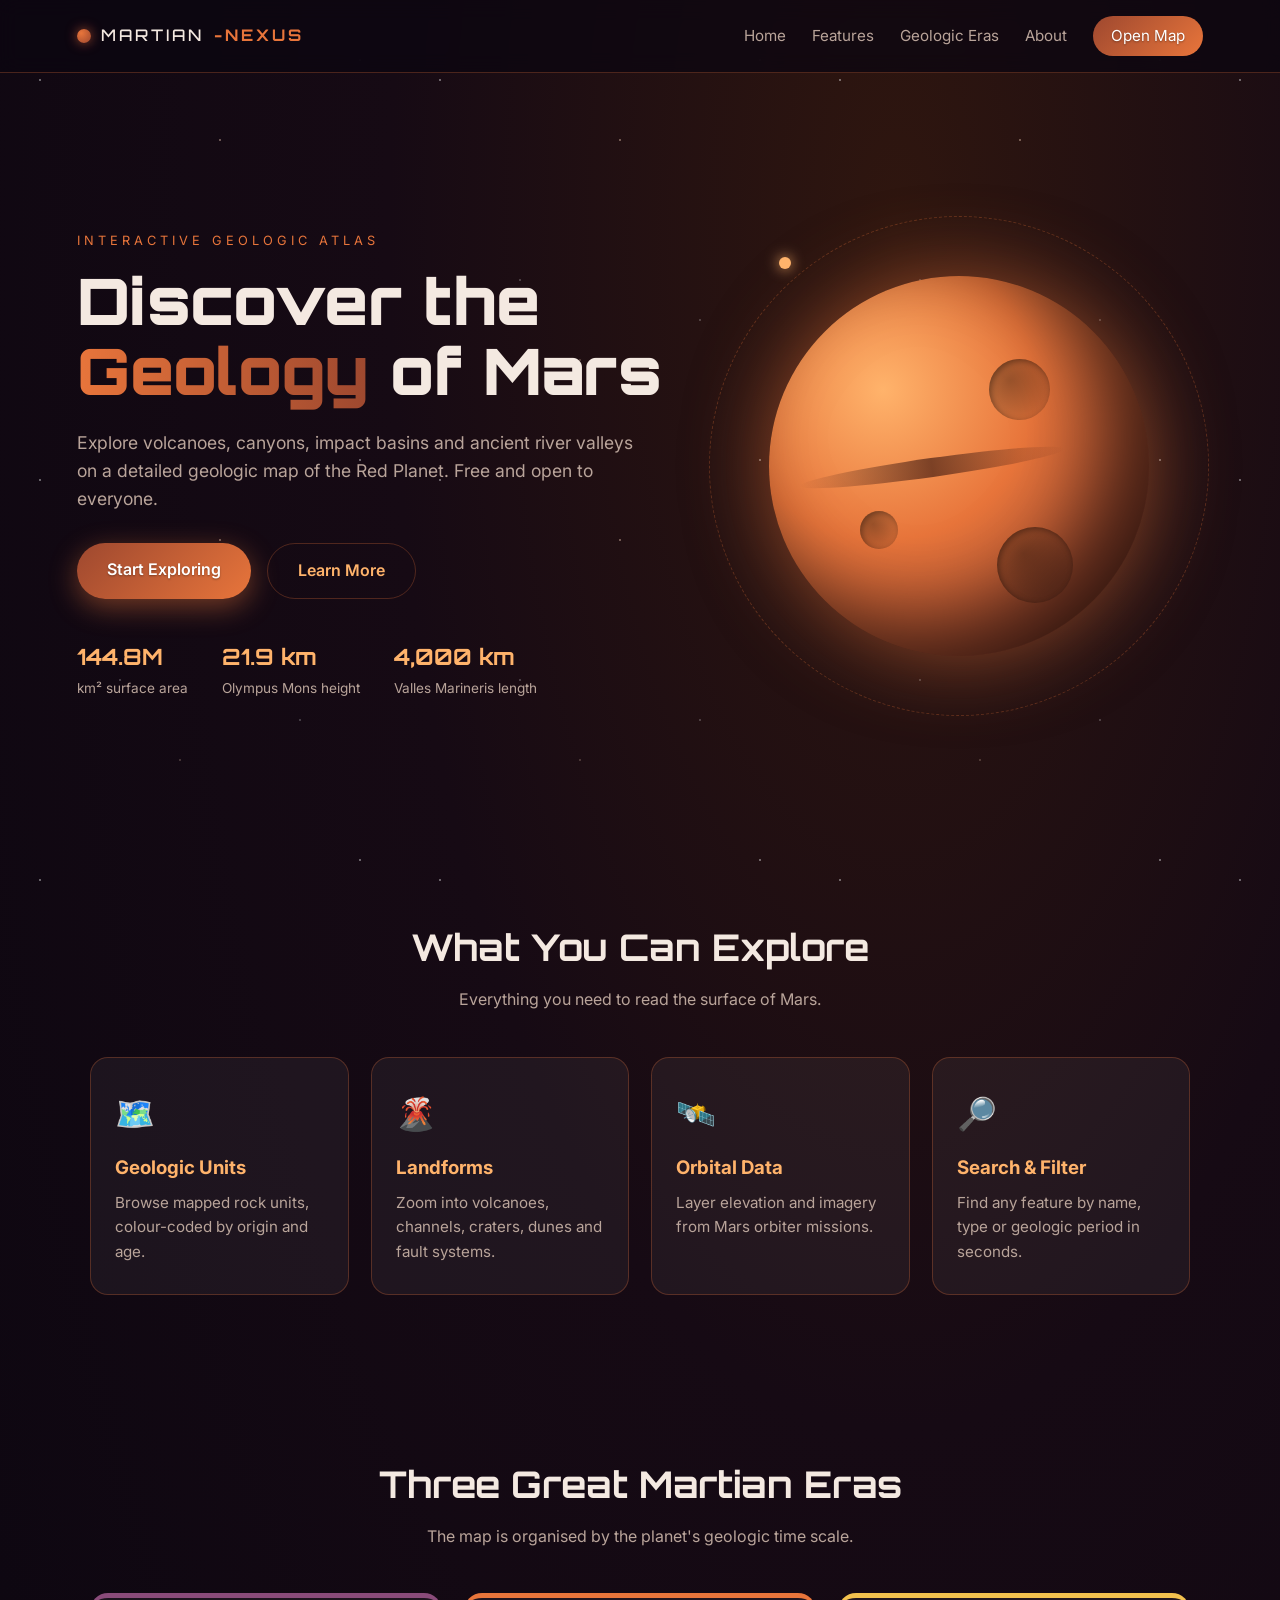
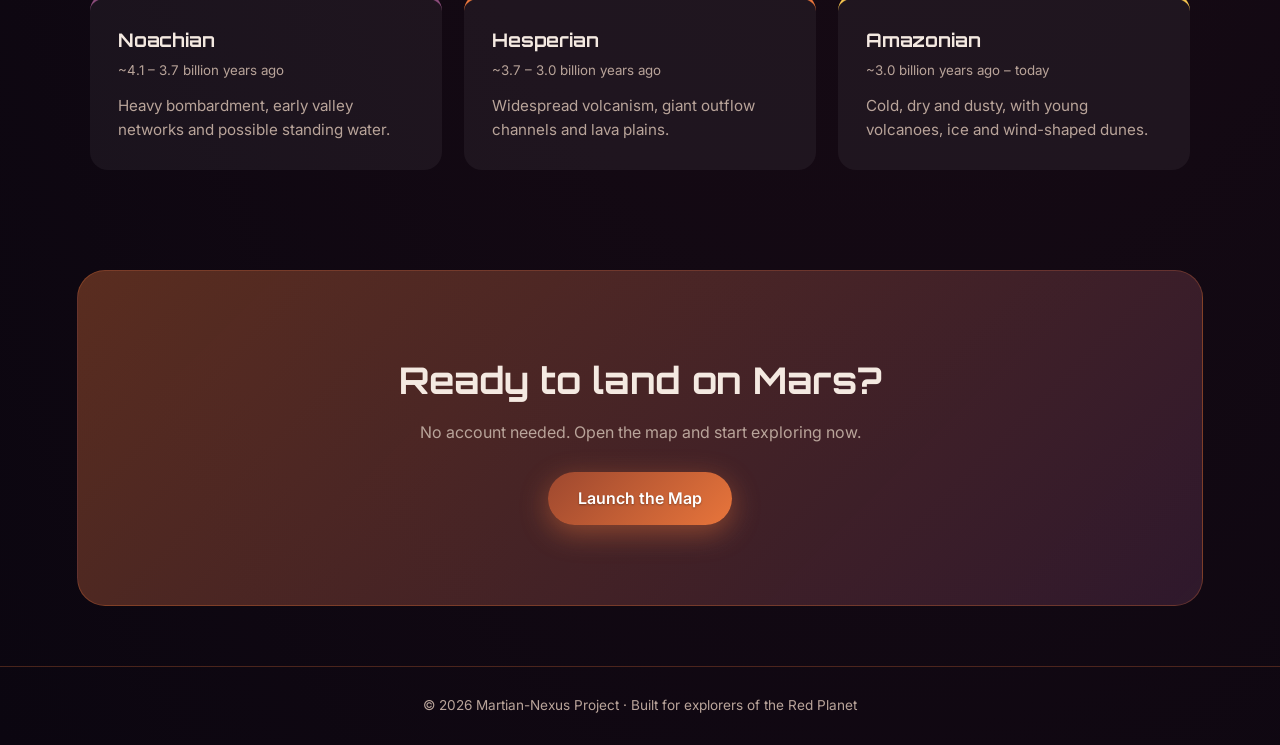
<file: index.html>
<!DOCTYPE html>
<html lang="en">
<head>
  <meta charset="UTF-8">
  <meta name="viewport" content="width=device-width, initial-scale=1">
  <title>Martian-Nexus | Explore the Red Planet</title>
  <meta name="description" content="An interactive geologic map of Mars: explore volcanoes, canyons, craters and ancient terrains.">
  <link rel="preconnect" href="https://fonts.googleapis.com">
  <link rel="preconnect" href="https://fonts.gstatic.com" crossorigin>
  <link href="https://fonts.googleapis.com/css2?family=Orbitron:wght@500;700;900&family=Inter:wght@300;400;600&display=swap" rel="stylesheet">
  <link rel="stylesheet" href="style.css">
</head>
<body>
  <div class="stars"></div>

  <header class="navbar">
    <a href="#home" class="logo"><span class="logo-dot"></span>MARTIAN<strong>-NEXUS</strong></a>
    <nav>
      <a href="#home">Home</a>
      <a href="#features">Features</a>
      <a href="#eras">Geologic Eras</a>
      <a href="#about">About</a>
      <a href="map.html" class="nav-btn">Open Map</a>
    </nav>
  </header>

  <main>
    <!-- HERO -->
    <section class="hero" id="home">
      <div class="hero-text">
        <p class="eyebrow">Interactive Geologic Atlas</p>
        <h1>Discover the <span>Geology</span> of Mars</h1>
        <p class="lead">
          Explore volcanoes, canyons, impact basins and ancient river valleys
          on a detailed geologic map of the Red Planet. Free and open to everyone.
        </p>
        <div class="hero-buttons">
          <a href="map.html" class="btn btn-primary">Start Exploring</a>
          <a href="#features" class="btn btn-ghost">Learn More</a>
        </div>
        <ul class="stats">
          <li><strong>144.8M</strong><span>km² surface area</span></li>
          <li><strong>21.9 km</strong><span>Olympus Mons height</span></li>
          <li><strong>4,000 km</strong><span>Valles Marineris length</span></li>
        </ul>
      </div>

      <div class="hero-visual">
        <div class="planet">
          <span class="crater c1"></span>
          <span class="crater c2"></span>
          <span class="crater c3"></span>
          <span class="canyon"></span>
        </div>
        <div class="orbit"></div>
      </div>
    </section>

    <!-- FEATURES -->
    <section class="section" id="features">
      <h2>What You Can Explore</h2>
      <p class="section-sub">Everything you need to read the surface of Mars.</p>
      <div class="cards">
        <article class="card">
          <div class="icon">🗺️</div>
          <h3>Geologic Units</h3>
          <p>Browse mapped rock units, colour-coded by origin and age.</p>
        </article>
        <article class="card">
          <div class="icon">🌋</div>
          <h3>Landforms</h3>
          <p>Zoom into volcanoes, channels, craters, dunes and fault systems.</p>
        </article>
        <article class="card">
          <div class="icon">🛰️</div>
          <h3>Orbital Data</h3>
          <p>Layer elevation and imagery from Mars orbiter missions.</p>
        </article>
        <article class="card">
          <div class="icon">🔎</div>
          <h3>Search &amp; Filter</h3>
          <p>Find any feature by name, type or geologic period in seconds.</p>
        </article>
      </div>
    </section>

    <!-- ERAS -->
    <section class="section" id="eras">
      <h2>Three Great Martian Eras</h2>
      <p class="section-sub">The map is organised by the planet's geologic time scale.</p>
      <div class="timeline">
        <div class="era noachian">
          <h3>Noachian</h3>
          <small>~4.1 – 3.7 billion years ago</small>
          <p>Heavy bombardment, early valley networks and possible standing water.</p>
        </div>
        <div class="era hesperian">
          <h3>Hesperian</h3>
          <small>~3.7 – 3.0 billion years ago</small>
          <p>Widespread volcanism, giant outflow channels and lava plains.</p>
        </div>
        <div class="era amazonian">
          <h3>Amazonian</h3>
          <small>~3.0 billion years ago – today</small>
          <p>Cold, dry and dusty, with young volcanoes, ice and wind-shaped dunes.</p>
        </div>
      </div>
    </section>

    <!-- CTA -->
    <section class="section cta" id="about">
      <h2>Ready to land on Mars?</h2>
      <p>No account needed. Open the map and start exploring now.</p>
      <a href="map.html" class="btn btn-primary">Launch the Map</a>
    </section>
  </main>

  <footer>
    <p>© 2026 Martian-Nexus Project · Built for explorers of the Red Planet</p>
  </footer>
</body>
</html>
</file>
<file: style.css>
:root {
  --bg: #0b0610;
  --bg-2: #160a14;
  --rust: #9E482F;
  --orange: #E8753B;
  --terracotta: #F09A62;
  --sand: #FFB36B;
  --text: #f4e9e1;
  --muted: #b9a49a;
  --card: rgba(255, 255, 255, 0.05);
  --border: rgba(232, 117, 59, 0.28);
}

* { box-sizing: border-box; margin: 0; padding: 0; }
html { scroll-behavior: smooth; }

body {
  font-family: "Inter", system-ui, sans-serif;
  background: radial-gradient(ellipse at 70% 10%, #2f160f 0%, var(--bg-2) 40%, var(--bg) 100%);
  color: var(--text);
  line-height: 1.6;
  min-height: 100vh;
  overflow-x: hidden;
}

/* Stars */
.stars {
  position: fixed; inset: 0; z-index: -1;
  background-image:
    radial-gradient(1.5px 1.5px at 10% 20%, #fff, transparent),
    radial-gradient(1px 1px at 30% 70%, #fff, transparent),
    radial-gradient(1.5px 1.5px at 55% 35%, #ffd9bf, transparent),
    radial-gradient(1px 1px at 75% 80%, #fff, transparent),
    radial-gradient(1.5px 1.5px at 90% 15%, #fff, transparent),
    radial-gradient(1px 1px at 45% 90%, #ffd9bf, transparent);
  background-size: 400px 400px;
  opacity: 0.7;
}

/* Navbar */
.navbar {
  position: sticky; top: 0; z-index: 10;
  display: flex; justify-content: space-between; align-items: center;
  padding: 16px 6%;
  background: rgba(11, 6, 16, 0.75);
  backdrop-filter: blur(10px);
  border-bottom: 1px solid var(--border);
}
.logo {
  font-family: "Orbitron", sans-serif;
  font-weight: 500; letter-spacing: 3px;
  color: var(--text); text-decoration: none;
  display: flex; align-items: center; gap: 10px;
}
.logo strong { color: var(--orange); }
.logo-dot {
  width: 14px; height: 14px; border-radius: 50%;
  background: radial-gradient(circle at 30% 30%, var(--orange), var(--rust));
  box-shadow: 0 0 12px var(--rust);
}
nav { display: flex; align-items: center; gap: 26px; }
nav a {
  color: var(--muted); text-decoration: none; font-size: 0.95rem;
  transition: color 0.2s;
}
nav a:hover { color: var(--orange); }
.nav-btn {
  color: #fff; text-shadow: 0 1px 2px rgba(0, 0, 0, 0.35); padding: 8px 18px; border-radius: 999px;
  background: linear-gradient(135deg, var(--rust), var(--orange));
}
.nav-btn:hover { color: #fff; filter: brightness(1.1); }

/* Hero */
.hero {
  display: grid; grid-template-columns: 1.1fr 0.9fr; align-items: center;
  gap: 40px; padding: 90px 6% 70px; min-height: 85vh;
}
.eyebrow {
  color: var(--orange); text-transform: uppercase;
  letter-spacing: 4px; font-size: 0.8rem; margin-bottom: 14px;
}
h1 {
  font-family: "Orbitron", sans-serif; font-weight: 900;
  font-size: clamp(2.2rem, 5vw, 4rem); line-height: 1.1; margin-bottom: 22px;
}
h1 span {
  background: linear-gradient(90deg, var(--orange), var(--rust));
  -webkit-background-clip: text; background-clip: text; color: transparent;
}
.lead { color: var(--muted); font-size: 1.1rem; max-width: 560px; margin-bottom: 30px; }

.hero-buttons { display: flex; gap: 16px; flex-wrap: wrap; margin-bottom: 40px; }
.btn {
  display: inline-block; padding: 14px 30px; border-radius: 999px;
  font-weight: 600; text-decoration: none; transition: transform 0.2s, box-shadow 0.2s;
}
.btn:hover { transform: translateY(-3px); }
.btn-primary {
  color: #fff; text-shadow: 0 1px 2px rgba(0, 0, 0, 0.35); background: linear-gradient(135deg, var(--rust), var(--orange));
  box-shadow: 0 8px 28px rgba(232, 117, 59, 0.45);
}
.btn-ghost { color: var(--sand); border: 1px solid var(--border); }
.btn-ghost:hover { background: var(--card); border-color: var(--terracotta); }

.stats { list-style: none; display: flex; gap: 34px; flex-wrap: wrap; }
.stats strong {
  display: block; font-family: "Orbitron", sans-serif;
  font-size: 1.4rem; color: var(--sand);
}
.stats span { color: var(--muted); font-size: 0.85rem; }

/* Planet */
.hero-visual { position: relative; display: grid; place-items: center; }
.planet {
  position: relative; width: min(380px, 75vw); aspect-ratio: 1; border-radius: 50%;
  background:
    radial-gradient(circle at 30% 30%, #FFB36B 0%, #E8753B 40%, #9E482F 75%, #4A2014 100%);
  box-shadow: 0 0 80px rgba(232, 117, 59, 0.55), inset -40px -30px 80px rgba(0, 0, 0, 0.6);
  animation: float 7s ease-in-out infinite;
  overflow: hidden;
}
.crater {
  position: absolute; border-radius: 50%;
  background: radial-gradient(circle at 35% 35%, rgba(0,0,0,0.35), rgba(0,0,0,0.05));
  box-shadow: inset 2px 2px 6px rgba(0, 0, 0, 0.4);
}
.c1 { width: 16%; height: 16%; top: 22%; left: 58%; }
.c2 { width: 10%; height: 10%; top: 62%; left: 24%; }
.c3 { width: 20%; height: 20%; top: 66%; left: 60%; }
.canyon {
  position: absolute; top: 48%; left: 8%; width: 70%; height: 5%;
  background: linear-gradient(90deg, transparent, rgba(74, 32, 20, 0.7), transparent);
  border-radius: 50%; transform: rotate(-8deg);
}
.orbit {
  position: absolute; width: min(500px, 95vw); aspect-ratio: 1;
  border: 1px dashed var(--border); border-radius: 50%;
  animation: spin 40s linear infinite;
}
.orbit::after {
  content: ""; position: absolute; top: 8%; left: 14%;
  width: 12px; height: 12px; border-radius: 50%;
  background: var(--sand); box-shadow: 0 0 14px var(--sand);
}
@keyframes float { 50% { transform: translateY(-16px); } }
@keyframes spin { to { transform: rotate(360deg); } }

/* Sections */
.section { padding: 80px 6%; text-align: center; }
.section h2 {
  font-family: "Orbitron", sans-serif; font-size: clamp(1.6rem, 3vw, 2.3rem);
  margin-bottom: 10px;
}
.section-sub { color: var(--muted); margin-bottom: 44px; }

.cards {
  display: grid; gap: 22px;
  grid-template-columns: repeat(auto-fit, minmax(230px, 1fr));
  max-width: 1100px; margin: 0 auto;
}
.card {
  background: var(--card); border: 1px solid var(--border);
  border-radius: 18px; padding: 30px 24px; text-align: left;
  transition: transform 0.25s, border-color 0.25s, box-shadow 0.25s;
}
.card:hover {
  transform: translateY(-8px); border-color: var(--orange);
  box-shadow: 0 14px 34px rgba(232, 117, 59, 0.25);
}
.icon { font-size: 2rem; margin-bottom: 14px; }
.card h3 { margin-bottom: 8px; color: var(--sand); }
.card p { color: var(--muted); font-size: 0.95rem; }

/* Timeline */
.timeline {
  display: grid; gap: 22px; max-width: 1100px; margin: 0 auto;
  grid-template-columns: repeat(auto-fit, minmax(260px, 1fr));
}
.era {
  text-align: left; padding: 28px; border-radius: 18px;
  background: var(--card); border-top: 5px solid;
}
.era h3 { font-family: "Orbitron", sans-serif; margin-bottom: 4px; }
.era small { display: block; color: var(--muted); margin-bottom: 12px; }
.era p { color: var(--muted); font-size: 0.95rem; }
.noachian { border-color: #8a4b7a; }
.hesperian { border-color: #E8753B; }
.amazonian { border-color: #f2c14e; }

/* CTA */
.cta {
  margin: 20px 6% 60px; border-radius: 28px;
  background: linear-gradient(135deg, rgba(232, 117, 59, 0.35), rgba(138, 75, 122, 0.25));
  border: 1px solid var(--border);
}
.cta p { color: var(--muted); margin-bottom: 26px; }

/* Footer */
footer {
  text-align: center; padding: 28px 6%;
  color: var(--muted); font-size: 0.85rem;
  border-top: 1px solid var(--border);
}

/* Responsive */
@media (max-width: 860px) {
  .hero { grid-template-columns: 1fr; text-align: center; padding-top: 50px; }
  .lead { margin-inline: auto; }
  .hero-buttons, .stats { justify-content: center; }
  nav a:not(.nav-btn) { display: none; }
}
</file>
